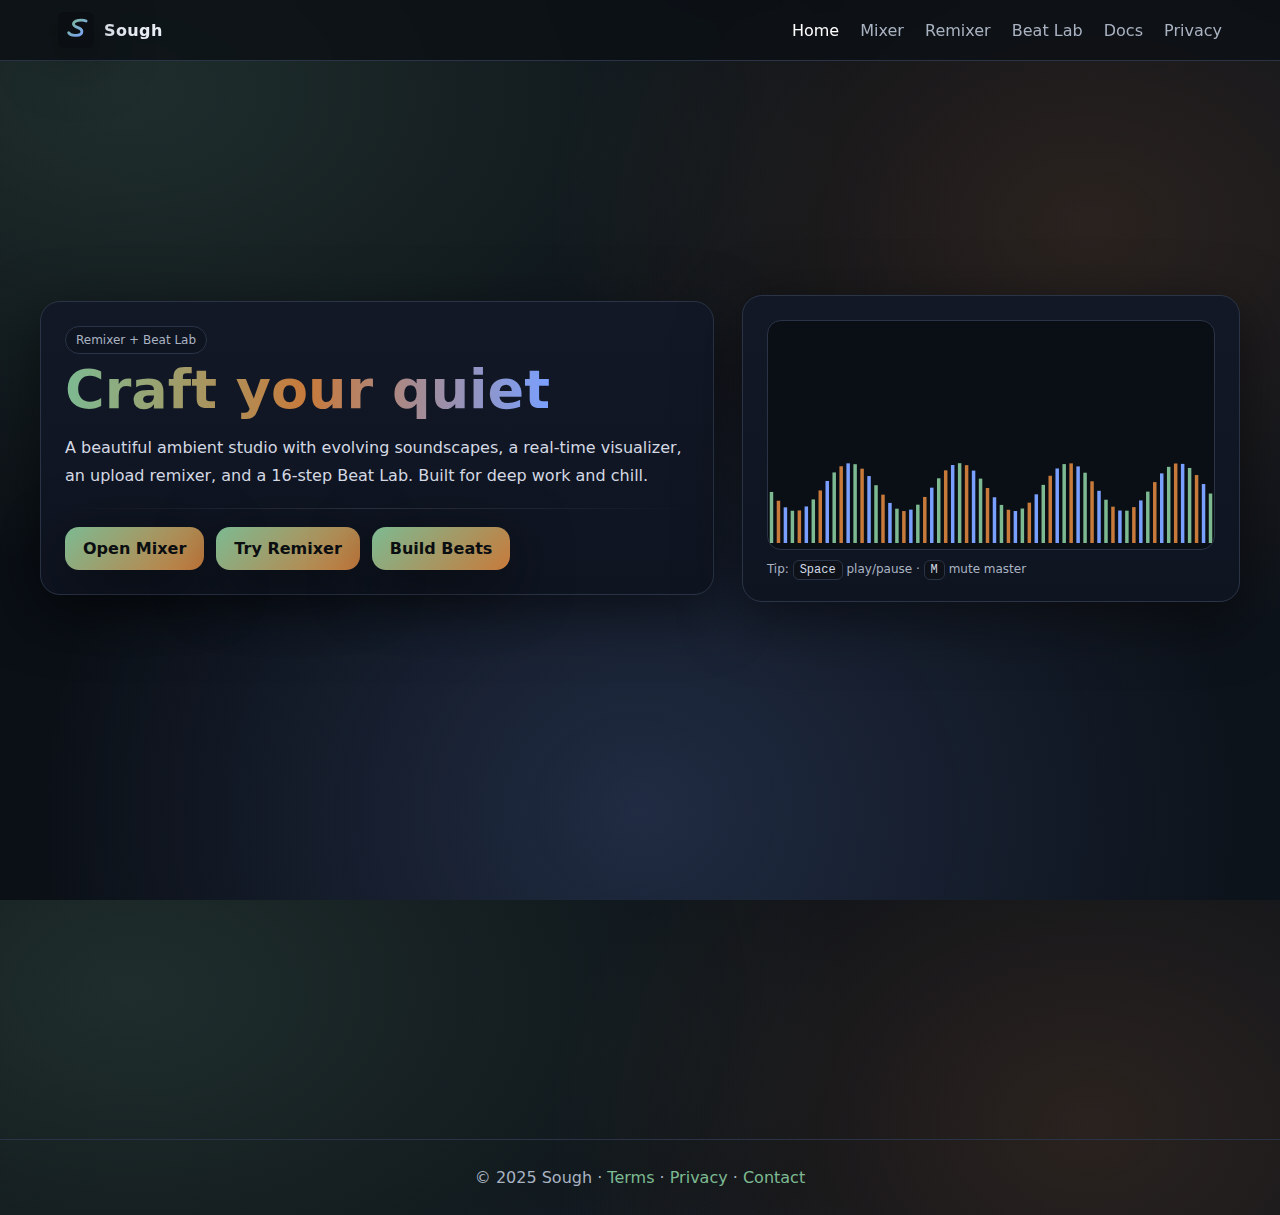
<file: index.html>
<!doctype html>
<html lang="en">
<head>
<meta charset="utf-8"/>
<meta name="viewport" content="width=device-width, initial-scale=1"/>
<title>Sough — Craft your quiet</title>
<meta name="description" content="An elegant ambient studio: evolving mixer, upload remixer, and a 16-step Beat Lab. Built for hours of focus.">
<link rel="canonical" href="https://sough.com/">
<meta property="og:title" content="Sough — Craft your quiet">
<meta property="og:description" content="Evolving ambient scenes, an upload remixer, and a Beat Lab.">
<meta property="og:image" content="https://sough.com/assets/og-image.png">
<link rel="icon" type="image/svg+xml" href="/assets/icon.svg">
<link rel="icon" href="/assets/favicon.png" sizes="any">
<link rel="apple-touch-icon" href="/assets/icon-192.png">
<link rel="manifest" href="/manifest.json">
<meta name="theme-color" content="#0b0f14">
<link rel="stylesheet" href="/css/styles.css">
</head>
<body>
<a class="skip" href="#main">Skip to content</a>
<nav class="nav" aria-label="Primary">
  <div class="wrap">
    <div class="logo">
      <img src="/assets/icon.svg" alt="Sough"><span aria-label="Sough">Sough</span>
    </div>
    <div role="navigation" aria-label="Main">
      <a href="/index.html" style="color:#fff">Home</a>
      <a href="/mixer.html">Mixer</a>
      <a href="/remixer.html">Remixer</a>
      <a href="/beatlab.html">Beat&nbsp;Lab</a>
      <a href="/docs.html">Docs</a>
      <a href="/privacy.html">Privacy</a>
    </div>
  </div>
</nav>

<main id="main">
<section class="hero" aria-labelledby="hero-title">
  <div class="inner">
    <div class="card">
      <div class="badge">Remixer + Beat&nbsp;Lab</div>
      <h1 id="hero-title" class="h1"><span class="grad">Craft your quiet</span></h1>
      <p class="p">A beautiful ambient studio with evolving soundscapes, a real-time visualizer, an upload remixer, and a 16-step Beat&nbsp;Lab. Built for deep work and chill.</p>
      <div class="hr"></div>
      <div style="display:flex;gap:12px;flex-wrap:wrap">
        <a class="btn" href="/mixer.html" aria-label="Open Mixer">Open Mixer</a>
        <a class="btn" href="/remixer.html" aria-label="Try the Remixer">Try Remixer</a>
        <a class="btn" href="/beatlab.html" aria-label="Build beats in Beat Lab">Build Beats</a>
      </div>
    </div>
    <div class="card">
      <canvas id="viz" aria-label="Audio visualizer"></canvas>
      <div class="small" style="margin-top:8px">Tip: <kbd>Space</kbd> play/pause · <kbd>M</kbd> mute master</div>
    </div>
  </div>
</section>

<section class="section">
  <div class="wrap grid grid-3">
    <div class="card tile"><h3>Feels alive</h3><p class="p">Filters, width and texture drift gently. Random events (drops, clacks, swells) keep it interesting.</p></div>
    <div class="card tile"><h3>Make it yours</h3><p class="p">Upload and remix your own audio. Adjust pitch & tempo, loop regions, add delay & reverb, then record.</p></div>
    <div class="card tile"><h3>Build grooves</h3><p class="p">Beat&nbsp;Lab’s 16-step sequencer lets you add a soft rhythm with tempo, swing, and sharable patterns.</p></div>
  </div>
</section>
</main>

<footer class="footer" role="contentinfo">© 2025 Sough ·
  <a href="/terms.html">Terms</a> · <a href="/privacy.html">Privacy</a> · <a href="/contact.html">Contact</a>
</footer>

<script src="/js/visualizer.js"></script>
</body>
</html>
</file>
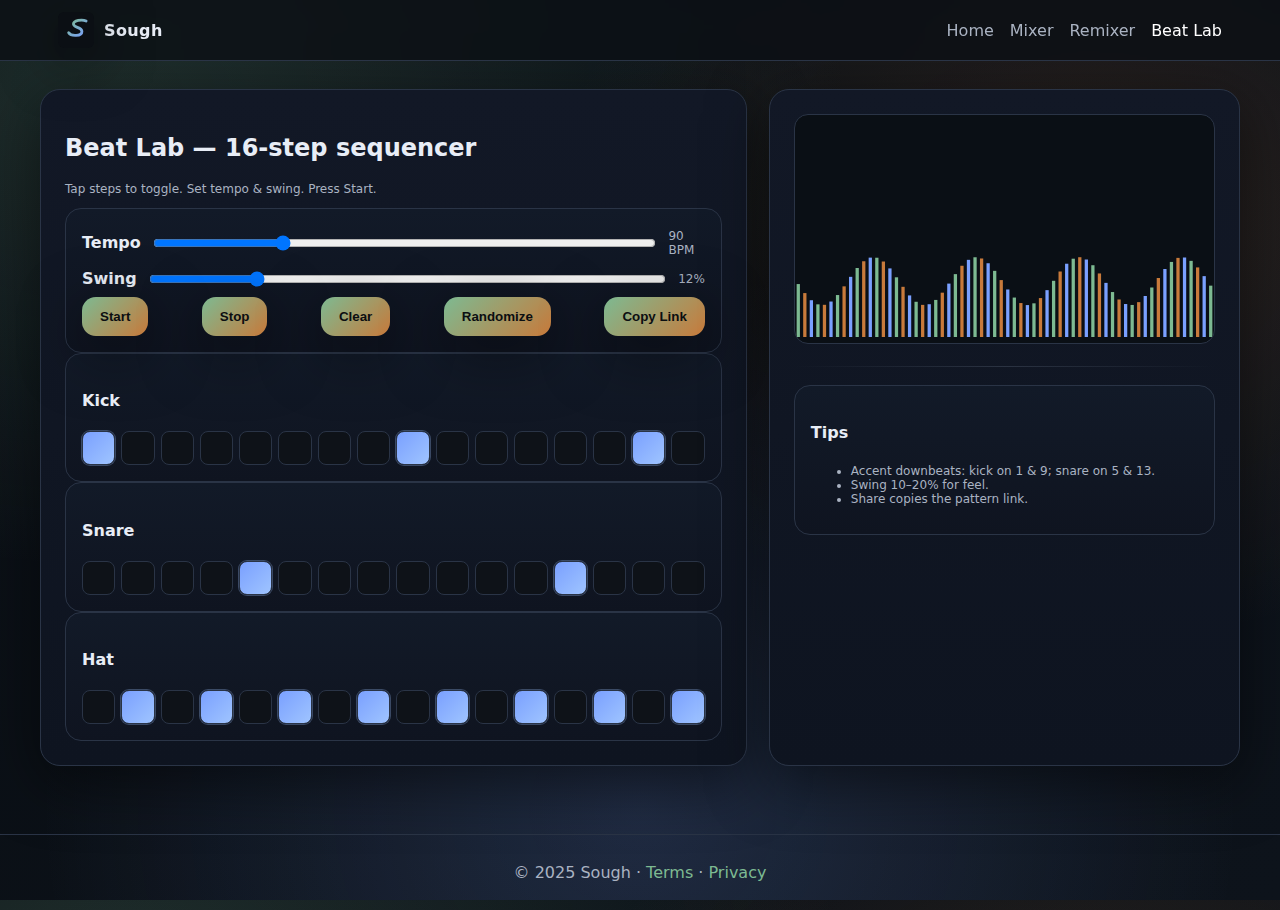
<file: beatlab.html>
<!doctype html>
<html lang="en">
<head>
<meta charset="utf-8"/><meta name="viewport" content="width=device-width, initial-scale=1"/>
<title>Beat Lab — Sough</title>
<link rel="icon" type="image/svg+xml" href="/assets/icon.svg">
<link rel="icon" href="/assets/favicon.png" sizes="any">
<link rel="apple-touch-icon" href="/assets/icon-192.png">
<link rel="manifest" href="/manifest.json"><meta name="theme-color" content="#0b0f14">
<link rel="stylesheet" href="/css/styles.css">
</head>
<body>
<a class="skip" href="#main">Skip to content</a>
<nav class="nav"><div class="wrap"><div class="logo"><img src="/assets/icon.svg" alt=""><span>Sough</span></div>
  <div><a href="/index.html">Home</a><a href="/mixer.html">Mixer</a><a href="/remixer.html">Remixer</a><a href="/beatlab.html" style="color:#fff">Beat&nbsp;Lab</a></div>
</div></nav>

<main id="main" class="section">
  <div class="wrap grid" style="grid-template-columns:1.2fr .8fr">
    <div class="card">
      <h2>Beat Lab — 16-step sequencer</h2>
      <p class="small">Tap steps to toggle. Set tempo & swing. Press Start.</p>
      <div class="panel">
        <div class="row"><strong>Tempo</strong><input type="range" id="bpm" min="60" max="180" step="1" value="90"><span class="small" id="bpmv">90 BPM</span></div>
        <div class="row"><strong>Swing</strong><input type="range" id="swing" min="0" max="0.6" step="0.01" value="0.12"><span class="small" id="swingv">12%</span></div>
        <div class="row" style="gap:8px;flex-wrap:wrap">
          <button class="btn" id="start">Start</button>
          <button class="btn" id="stop">Stop</button>
          <button class="btn" id="clear">Clear</button>
          <button class="btn" id="rand">Randomize</button>
          <button class="btn" id="share">Copy Link</button>
        </div>
      </div>
      <div class="panel"><h4>Kick</h4><div class="grid16" id="kick"></div></div>
      <div class="panel"><h4>Snare</h4><div class="grid16" id="snare"></div></div>
      <div class="panel"><h4>Hat</h4><div class="grid16" id="hat"></div></div>
    </div>
    <div class="card">
      <canvas id="viz"></canvas>
      <div class="hr"></div>
      <div class="panel">
        <h4>Tips</h4>
        <ul class="small">
          <li>Accent downbeats: kick on 1 & 9; snare on 5 & 13.</li>
          <li>Swing 10–20% for feel.</li>
          <li>Share copies the pattern link.</li>
        </ul>
      </div>
    </div>
  </div>
</main>

<footer class="footer">© 2025 Sough · <a href="/terms.html">Terms</a> · <a href="/privacy.html">Privacy</a></footer>
<script src="/js/visualizer.js"></script>
<script src="/js/beatlab.js"></script>
</body>
</html>
</file>
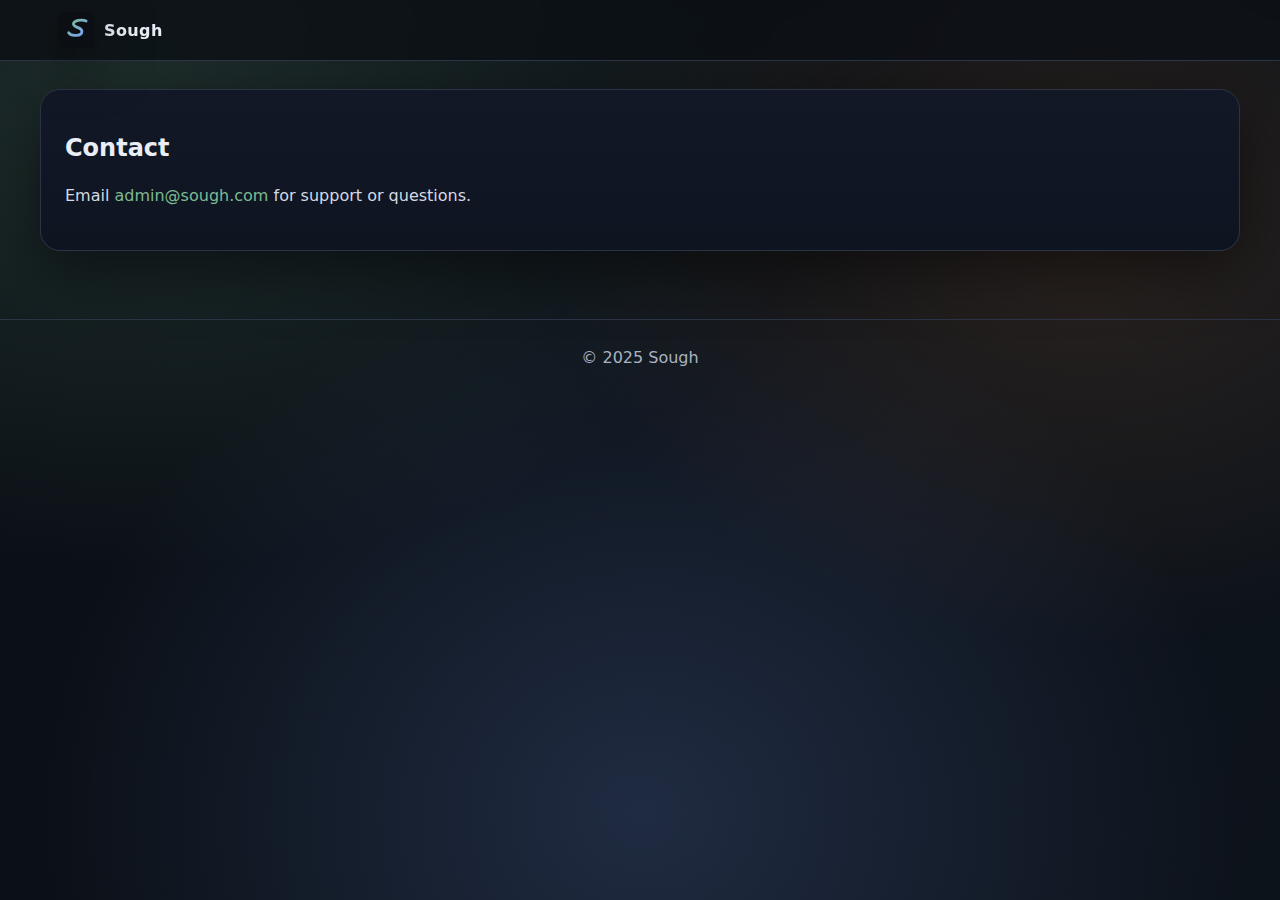
<file: contact.html>
<!doctype html>
<html lang="en">
<head>
<meta charset="utf-8"/><meta name="viewport" content="width=device-width, initial-scale=1"/>
<title>Contact — Sough</title>
<link rel="icon" type="image/svg+xml" href="/assets/icon.svg">
<link rel="icon" href="/assets/favicon.png" sizes="any">
<link rel="apple-touch-icon" href="/assets/icon-192.png">
<link rel="manifest" href="/manifest.json"><meta name="theme-color" content="#0b0f14">
<link rel="stylesheet" href="/css/styles.css">
</head>
<body>
<nav class="nav"><div class="wrap"><div class="logo"><img src="/assets/icon.svg" alt=""><span>Sough</span></div></div></nav>
<main id="main" class="section"><div class="wrap card">
<h2>Contact</h2>
<p class="p">Email <a href="mailto:admin@sough.com">admin@sough.com</a> for support or questions.</p>
</div></main>
<footer class="footer">© 2025 Sough</footer>
</body>
</html>
</file>
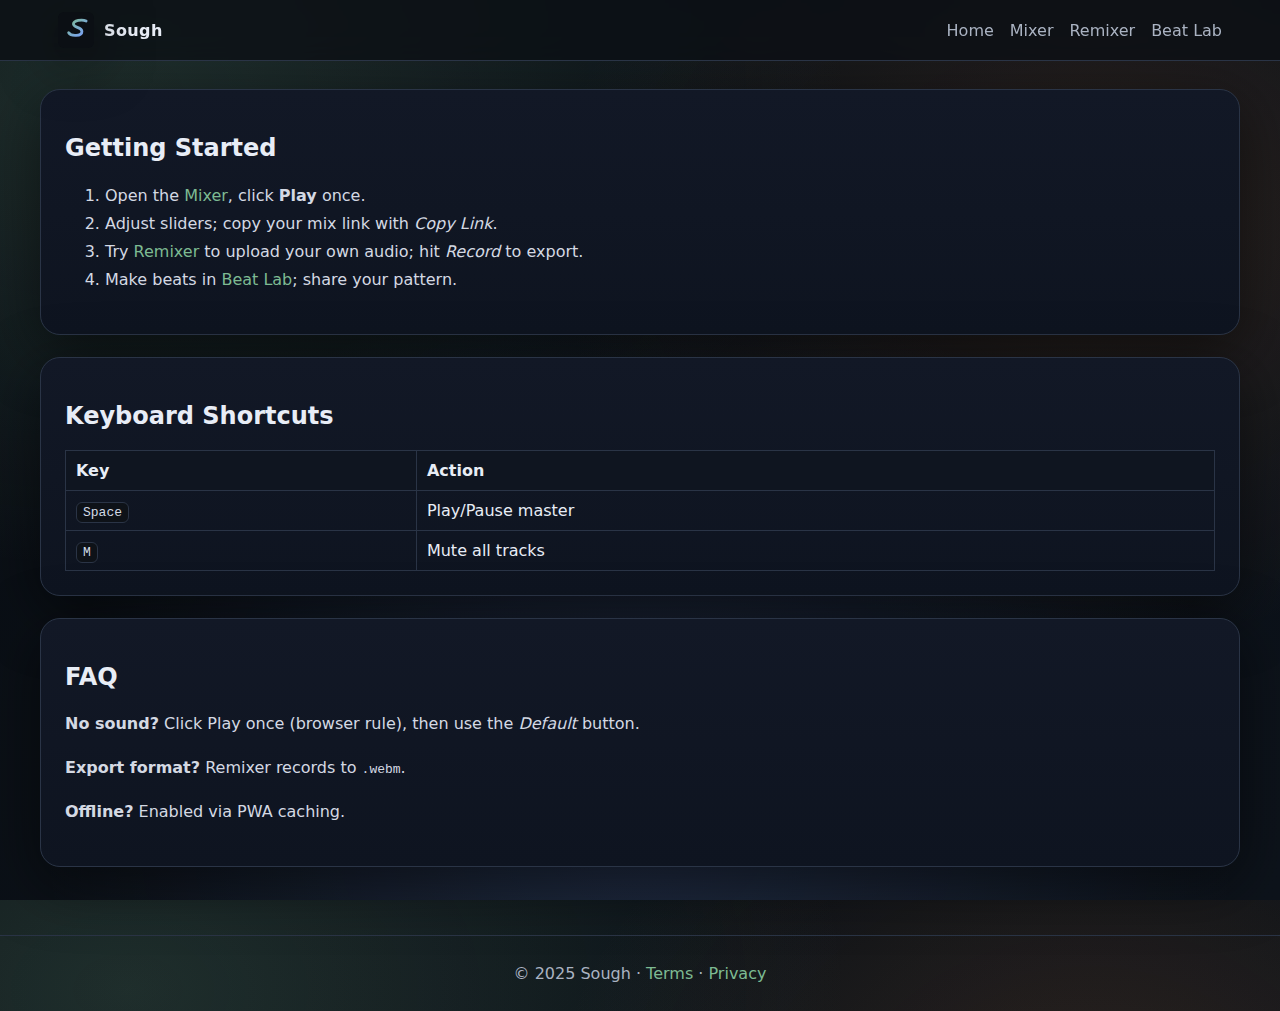
<file: docs.html>
<!doctype html>
<html lang="en">
<head>
<meta charset="utf-8"/><meta name="viewport" content="width=device-width, initial-scale=1"/>
<title>Docs — Sough</title>
<link rel="icon" type="image/svg+xml" href="/assets/icon.svg">
<link rel="icon" href="/assets/favicon.png" sizes="any">
<link rel="apple-touch-icon" href="/assets/icon-192.png">
<link rel="manifest" href="/manifest.json"><meta name="theme-color" content="#0b0f14">
<link rel="stylesheet" href="/css/styles.css">
</head>
<body>
<nav class="nav"><div class="wrap"><div class="logo"><img src="/assets/icon.svg" alt=""><span>Sough</span></div>
  <div><a href="/index.html">Home</a><a href="/mixer.html">Mixer</a><a href="/remixer.html">Remixer</a><a href="/beatlab.html">Beat&nbsp;Lab</a></div>
</div></nav>

<main id="main" class="section">
  <div class="wrap grid">
    <div class="card">
      <h2>Getting Started</h2>
      <ol class="p">
        <li>Open the <a href="/mixer.html">Mixer</a>, click <strong>Play</strong> once.</li>
        <li>Adjust sliders; copy your mix link with <em>Copy Link</em>.</li>
        <li>Try <a href="/remixer.html">Remixer</a> to upload your own audio; hit <em>Record</em> to export.</li>
        <li>Make beats in <a href="/beatlab.html">Beat&nbsp;Lab</a>; share your pattern.</li>
      </ol>
    </div>
    <div class="card">
      <h2>Keyboard Shortcuts</h2>
      <table class="table">
        <tr><th>Key</th><th>Action</th></tr>
        <tr><td><kbd>Space</kbd></td><td>Play/Pause master</td></tr>
        <tr><td><kbd>M</kbd></td><td>Mute all tracks</td></tr>
      </table>
    </div>
    <div class="card">
      <h2>FAQ</h2>
      <p class="p"><strong>No sound?</strong> Click Play once (browser rule), then use the <em>Default</em> button.</p>
      <p class="p"><strong>Export format?</strong> Remixer records to <code>.webm</code>.</p>
      <p class="p"><strong>Offline?</strong> Enabled via PWA caching.</p>
    </div>
  </div>
</main>

<footer class="footer">© 2025 Sough · <a href="/terms.html">Terms</a> · <a href="/privacy.html">Privacy</a></footer>
</body>
</html>
</file>
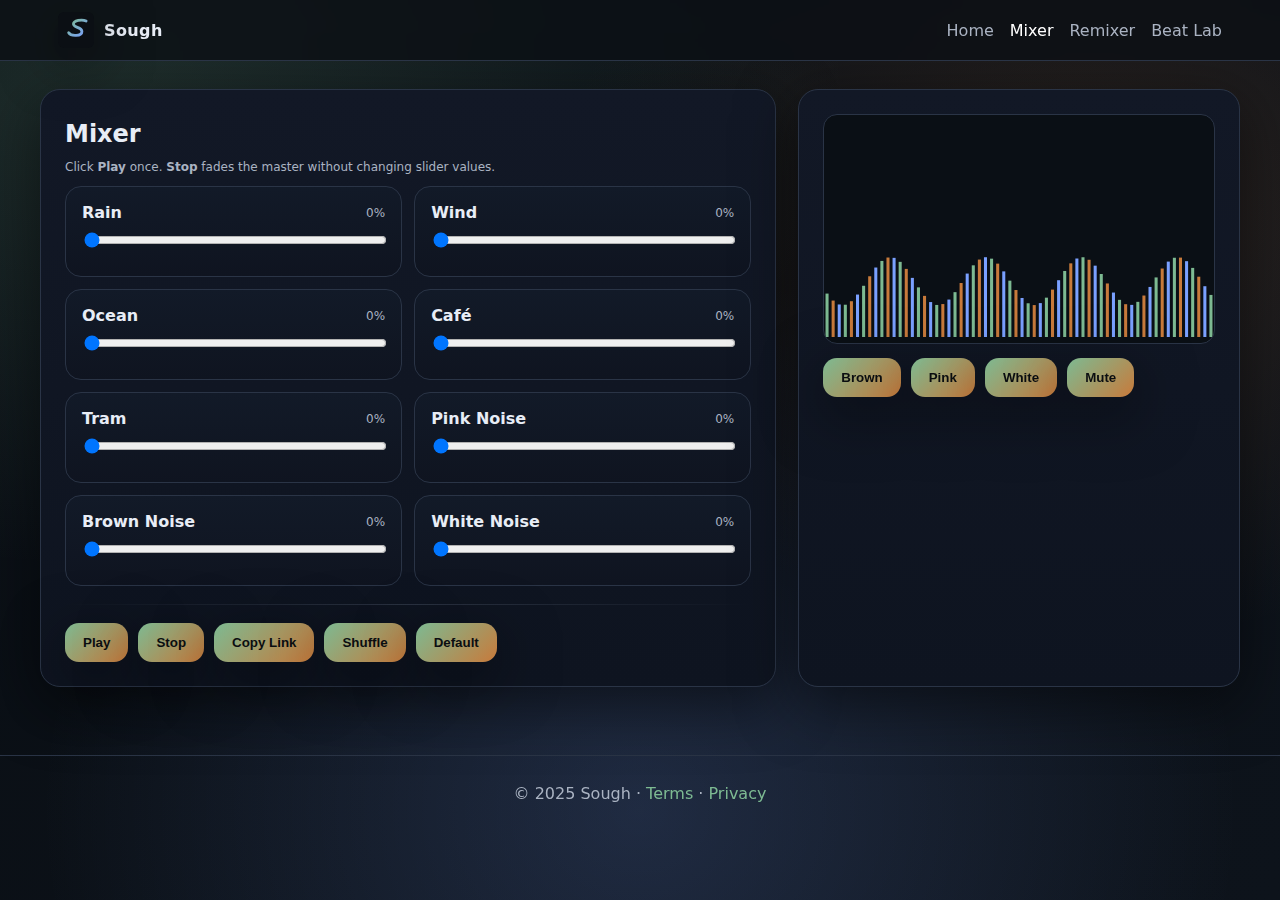
<file: mixer.html>
<!doctype html>
<html lang="en">
<head>
<meta charset="utf-8"/><meta name="viewport" content="width=device-width, initial-scale=1"/>
<title>Mixer — Sough</title>
<link rel="icon" type="image/svg+xml" href="/assets/icon.svg">
<link rel="icon" href="/assets/favicon.png" sizes="any">
<link rel="apple-touch-icon" href="/assets/icon-192.png">
<link rel="manifest" href="/manifest.json"><meta name="theme-color" content="#0b0f14">
<link rel="stylesheet" href="/css/styles.css">
</head>
<body>
<a class="skip" href="#main">Skip to content</a>
<nav class="nav"><div class="wrap"><div class="logo"><img src="/assets/icon.svg" alt=""><span>Sough</span></div>
  <div><a href="/index.html">Home</a><a href="/mixer.html" style="color:#fff">Mixer</a><a href="/remixer.html">Remixer</a><a href="/beatlab.html">Beat&nbsp;Lab</a></div>
</div></nav>

<main id="main" class="section">
  <div class="wrap grid" style="grid-template-columns:1.25fr .75fr">
    <div class="card">
      <h2 style="margin:6px 0 2px">Mixer</h2>
      <p class="small">Click <strong>Play</strong> once. <strong>Stop</strong> fades the master without changing slider values.</p>
      <div id="mixer"></div>
      <div class="hr"></div>
      <div style="display:flex;gap:10px;flex-wrap:wrap">
        <button class="btn" id="play">Play</button>
        <button class="btn" id="stop">Stop</button>
        <button class="btn" id="save">Copy Link</button>
        <button class="btn" id="random">Shuffle</button>
        <button class="btn" id="default">Default</button>
      </div>
    </div>
    <div class="card">
      <canvas id="viz"></canvas>
      <div style="display:flex;gap:10px;margin-top:10px;flex-wrap:wrap">
        <button class="btn" id="brown">Brown</button>
        <button class="btn" id="pink">Pink</button>
        <button class="btn" id="white">White</button>
        <button class="btn" id="mute">Mute</button>
      </div>
    </div>
  </div>
</main>

<footer class="footer">© 2025 Sough · <a href="/terms.html">Terms</a> · <a href="/privacy.html">Privacy</a></footer>
<script src="/js/visualizer.js"></script>
<script src="/js/audio.js"></script>
</body>
</html>
</file>
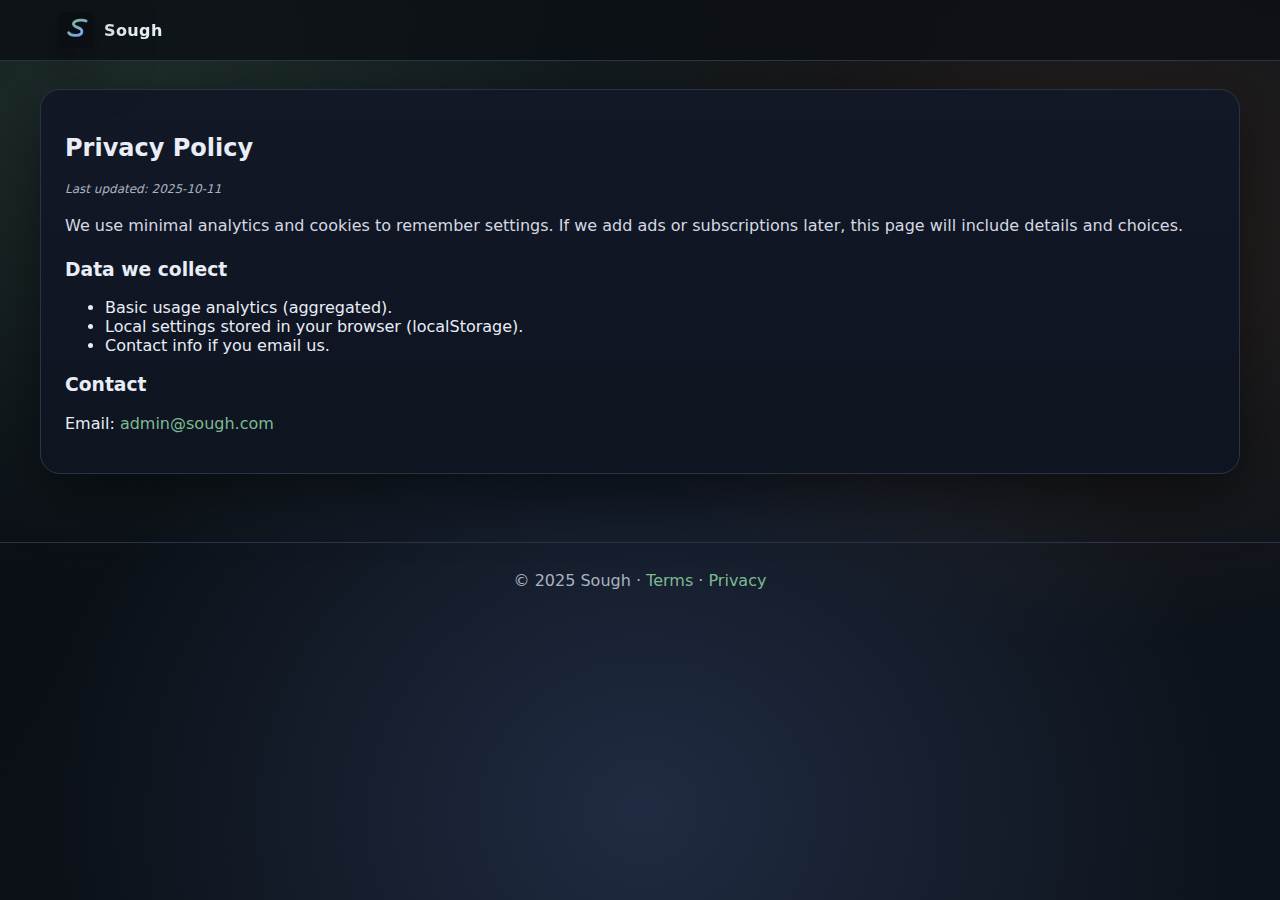
<file: privacy.html>
<!doctype html>
<html lang="en">
<head>
<meta charset="utf-8"/><meta name="viewport" content="width=device-width, initial-scale=1"/>
<title>Privacy — Sough</title>
<link rel="icon" type="image/svg+xml" href="/assets/icon.svg">
<link rel="icon" href="/assets/favicon.png" sizes="any">
<link rel="apple-touch-icon" href="/assets/icon-192.png">
<link rel="manifest" href="/manifest.json"><meta name="theme-color" content="#0b0f14">
<link rel="stylesheet" href="/css/styles.css">
</head>
<body>
<nav class="nav"><div class="wrap"><div class="logo"><img src="/assets/icon.svg" alt=""><span>Sough</span></div></div></nav>

<main id="main" class="section"><div class="wrap card">
<h2>Privacy Policy</h2>
<p class="small"><em>Last updated: 2025-10-11</em></p>
<p class="p">We use minimal analytics and cookies to remember settings. If we add ads or subscriptions later, this page will include details and choices.</p>
<h3>Data we collect</h3>
<ul>
  <li>Basic usage analytics (aggregated).</li>
  <li>Local settings stored in your browser (localStorage).</li>
  <li>Contact info if you email us.</li>
</ul>
<h3>Contact</h3>
<p>Email: <a href="mailto:admin@sough.com">admin@sough.com</a></p>
</div></main>

<footer class="footer">© 2025 Sough · <a href="/terms.html">Terms</a> · <a href="/privacy.html">Privacy</a></footer>
</body>
</html>
</file>
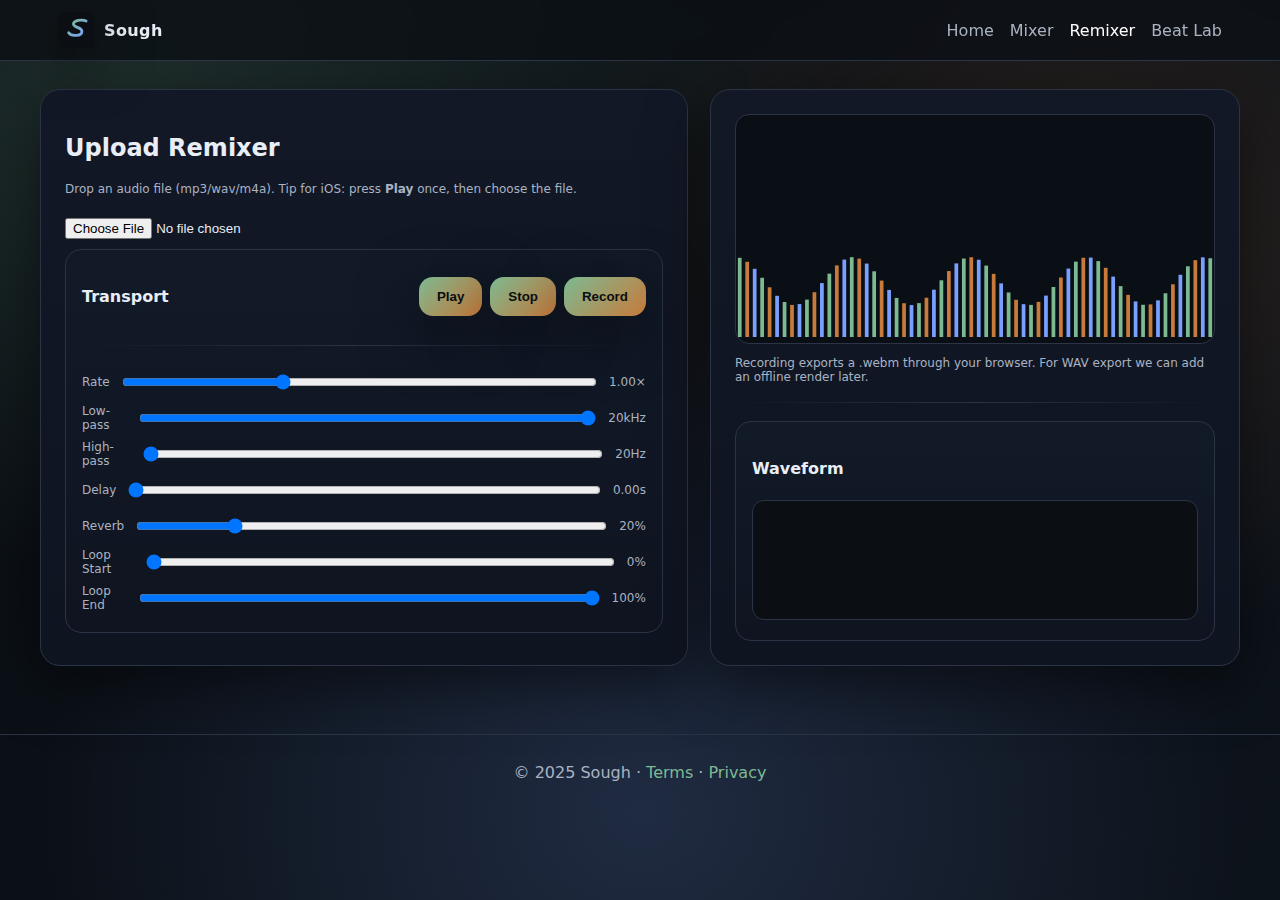
<file: remixer.html>
<!doctype html>
<html lang="en">
<head>
<meta charset="utf-8"/><meta name="viewport" content="width=device-width, initial-scale=1"/>
<title>Remixer — Sough</title>
<link rel="icon" type="image/svg+xml" href="/assets/icon.svg">
<link rel="icon" href="/assets/favicon.png" sizes="any">
<link rel="apple-touch-icon" href="/assets/icon-192.png">
<link rel="manifest" href="/manifest.json"><meta name="theme-color" content="#0b0f14">
<link rel="stylesheet" href="/css/styles.css">
</head>
<body>
<a class="skip" href="#main">Skip to content</a>
<nav class="nav"><div class="wrap"><div class="logo"><img src="/assets/icon.svg" alt=""><span>Sough</span></div>
  <div><a href="/index.html">Home</a><a href="/mixer.html">Mixer</a><a href="/remixer.html" style="color:#fff">Remixer</a><a href="/beatlab.html">Beat&nbsp;Lab</a></div>
</div></nav>

<main id="main" class="section">
  <div class="wrap grid" style="grid-template-columns:1.1fr .9fr">
    <div class="card">
      <h2>Upload Remixer</h2>
      <p class="small">Drop an audio file (mp3/wav/m4a). Tip for iOS: press <strong>Play</strong> once, then choose the file.</p>
      <input id="file" type="file" accept="audio/*" style="margin:10px 0"/>
      <div class="panel">
        <div class="row"><h4>Transport</h4>
          <div style="display:flex;gap:8px;flex-wrap:wrap">
            <button class="btn" id="r-play">Play</button>
            <button class="btn" id="r-stop">Stop</button>
            <button class="btn" id="r-rec">Record</button>
            <a id="r-dl" class="btn" href="#" download="sough-remix.webm" style="display:none">Download</a>
          </div>
        </div>
        <div class="hr"></div>
        <div class="row"><label class="small">Rate</label><input type="range" id="r-rate" min="0.5" max="2" step="0.01" value="1"/><span class="small" id="r-rate-val">1.00×</span></div>
        <div class="row"><label class="small">Low-pass</label><input type="range" id="r-lp" min="200" max="20000" step="1" value="20000"/><span class="small" id="r-lp-val">20kHz</span></div>
        <div class="row"><label class="small">High-pass</label><input type="range" id="r-hp" min="20" max="2000" step="1" value="20"/><span class="small" id="r-hp-val">20Hz</span></div>
        <div class="row"><label class="small">Delay</label><input type="range" id="r-delay" min="0" max="0.8" step="0.01" value="0"/><span class="small" id="r-delay-val">0.00s</span></div>
        <div class="row"><label class="small">Reverb</label><input type="range" id="r-rev" min="0" max="1" step="0.01" value="0.2"/><span class="small" id="r-rev-val">20%</span></div>
        <div class="row"><label class="small">Loop Start</label><input type="range" id="r-lstart" min="0" max="1" step="0.001" value="0"/><span class="small" id="r-lstart-val">0%</span></div>
        <div class="row"><label class="small">Loop End</label><input type="range" id="r-lend" min="0" max="1" step="0.001" value="1"/><span class="small" id="r-lend-val">100%</span></div>
      </div>
    </div>
    <div class="card">
      <canvas id="viz"></canvas>
      <div class="small" style="margin-top:8px">Recording exports a .webm through your browser. For WAV export we can add an offline render later.</div>
      <div class="hr"></div>
      <div class="panel">
        <h4>Waveform</h4>
        <canvas id="wave" style="width:100%;height:120px;background:#0b0f14;border:1px solid var(--ring);border-radius:12px"></canvas>
      </div>
    </div>
  </div>
</main>

<footer class="footer">© 2025 Sough · <a href="/terms.html">Terms</a> · <a href="/privacy.html">Privacy</a></footer>
<script src="/js/visualizer.js"></script>
<script src="/js/remixer.js"></script>
</body>
</html>
</file>
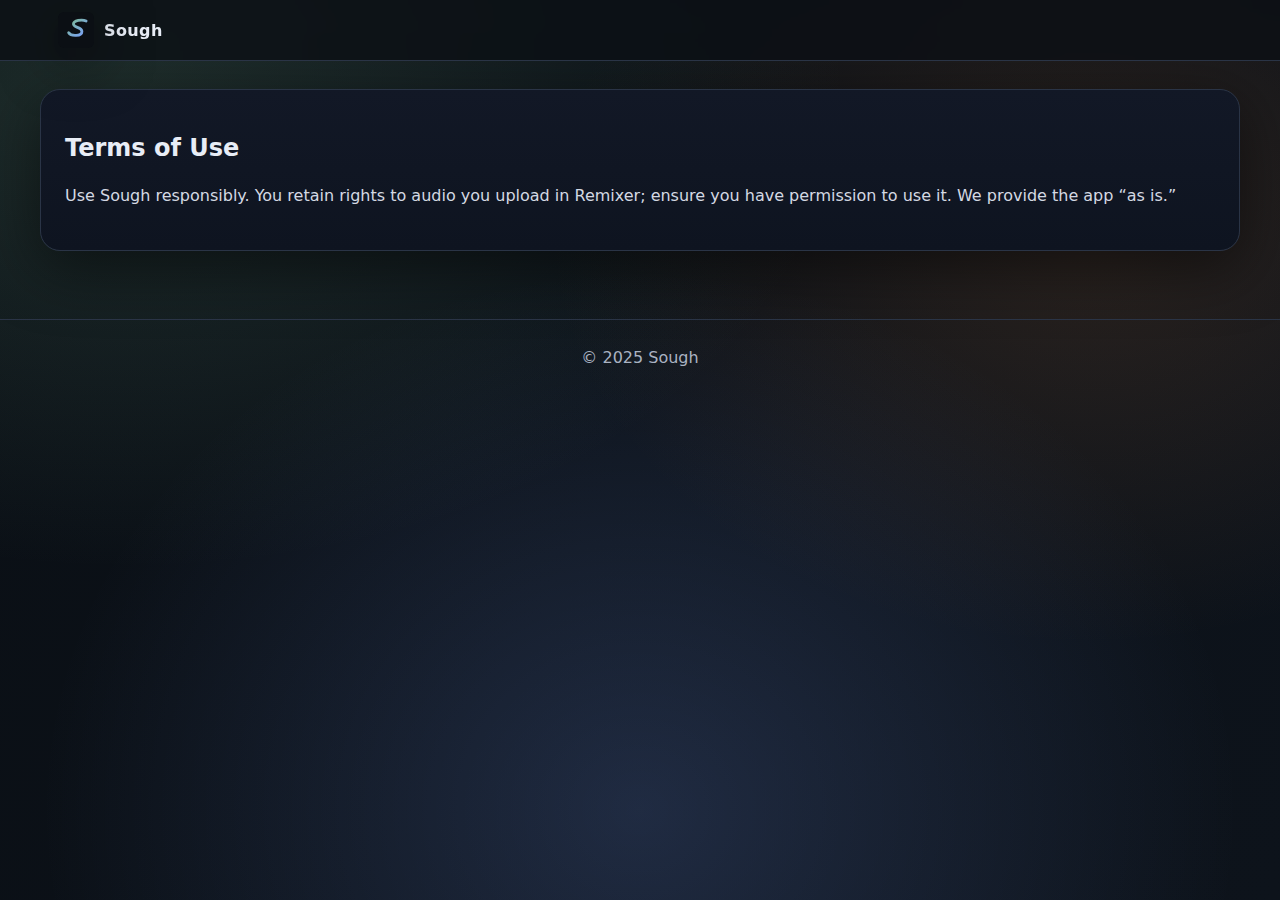
<file: terms.html>
<!doctype html>
<html lang="en">
<head>
<meta charset="utf-8"/><meta name="viewport" content="width=device-width, initial-scale=1"/>
<title>Terms — Sough</title>
<link rel="icon" type="image/svg+xml" href="/assets/icon.svg">
<link rel="icon" href="/assets/favicon.png" sizes="any">
<link rel="apple-touch-icon" href="/assets/icon-192.png">
<link rel="manifest" href="/manifest.json"><meta name="theme-color" content="#0b0f14">
<link rel="stylesheet" href="/css/styles.css">
</head>
<body>
<nav class="nav"><div class="wrap"><div class="logo"><img src="/assets/icon.svg" alt=""><span>Sough</span></div></div></nav>
<main id="main" class="section"><div class="wrap card">
<h2>Terms of Use</h2>
<p class="p">Use Sough responsibly. You retain rights to audio you upload in Remixer; ensure you have permission to use it. We provide the app “as is.”</p>
</div></main>
<footer class="footer">© 2025 Sough</footer>
</body>
</html>
</file>
<file: css/styles.css>
:root{
  --bg:#0a0f15; --bg2:#0d131b; --card:#121826; --card2:#0e1420;
  --text:#e8edf6; --muted:#aab3c2; --sage:#7DBA92; --copper:#C87A3B; --blue:#7aa0ff;
  --ring:#2a3446; --shadow:0 16px 60px rgba(0,0,0,.5);
}
*{box-sizing:border-box}
html,body{height:100%}
body{
  margin:0; font-family:Inter, ui-sans-serif, system-ui, -apple-system, Segoe UI, Roboto, Arial, Helvetica, sans-serif;
  background:
    radial-gradient(1200px 800px at 10% 10%, rgba(125,186,146,.18), transparent 60%),
    radial-gradient(900px 700px at 85% 25%, rgba(200,122,59,.16), transparent 60%),
    radial-gradient(1000px 900px at 50% 90%, rgba(122,160,255,.18), transparent 60%),
    linear-gradient(120deg,var(--bg),var(--bg2));
  color:var(--text); overflow-x:hidden;
}
a{color:var(--sage);text-decoration:none}
a:focus-visible, button:focus-visible, input:focus-visible{ outline:2px solid var(--blue); outline-offset:2px; border-radius:10px }
.skip{position:absolute;left:-9999px;top:auto;width:1px;height:1px;overflow:hidden}
.skip:focus{left:16px;top:16px;width:auto;height:auto;padding:8px 12px;background:#0e1420;border:1px solid var(--ring);border-radius:10px;z-index:1000}
.nav{position:sticky;top:0;z-index:60;background:rgba(10,14,20,.76);backdrop-filter:blur(10px);border-bottom:1px solid var(--ring)}
.nav .wrap{display:flex;align-items:center;justify-content:space-between;padding:12px 18px;max-width:1200px;margin:0 auto}
.logo{display:flex;gap:10px;align-items:center}
.logo img{width:36px;height:36px;filter:drop-shadow(0 10px 28px rgba(0,0,0,.55))}
.logo span{font-weight:900;letter-spacing:.4px}
.nav a{color:var(--muted);margin-left:16px}
.nav a:hover{color:#fff}
.btn{
  background:linear-gradient(135deg,var(--sage),var(--copper));
  color:#0B0E11;padding:12px 18px;border:none;border-radius:14px;
  font-weight:800;cursor:pointer;box-shadow:var(--shadow);
  transition:transform .08s ease, filter .18s
}
.btn:hover{filter:brightness(1.07)}
.btn:active{transform:translateY(1px)}
.badge{display:inline-flex;gap:6px;align-items:center;background:#0e1420;border:1px solid var(--ring);color:var(--muted);padding:6px 10px;border-radius:999px;font-size:12px}
.hero{min-height:86vh;display:grid;place-items:center;padding:24px;position:relative;overflow:hidden}
.hero .inner{max-width:1200px;width:100%;display:grid;grid-template-columns:1.15fr .85fr;gap:28px;align-items:center}
@media(max-width:900px){.hero .inner{grid-template-columns:1fr}}
.card{background:linear-gradient(180deg,var(--card),var(--card2));border:1px solid var(--ring);border-radius:20px;padding:24px;box-shadow:var(--shadow)}
.h1{font-size:54px;margin:8px 0 10px;line-height:1.02}
.h1 .grad{background:linear-gradient(90deg,var(--sage),var(--copper),var(--blue));-webkit-background-clip:text;background-clip:text;color:transparent}
.p{color:#d4d9e3;line-height:1.75}
.section{padding:28px}
.wrap{max-width:1200px;margin:0 auto}
.grid{display:grid;gap:22px}
.grid-3{grid-template-columns:repeat(1,minmax(0,1fr))}
@media(min-width:940px){.grid-3{grid-template-columns:repeat(3,1fr)}}
.tile{transform:translateY(14px) scale(.985);opacity:0;transition:all .7s cubic-bezier(.2,.8,.2,1)}
.tile.show{transform:none;opacity:1}
.tile:hover{transform:translateY(-2px) scale(1.005)}
#viz{width:100%;height:230px;background:#0a0f15;border-radius:14px;border:1px solid var(--ring)}
.panel{padding:16px;border:1px solid var(--ring);border-radius:16px;background:linear-gradient(180deg,#121a28,#0f1420)}
.panel .row{display:flex;align-items:center;justify-content:space-between;gap:10px}
.panel input[type=range]{width:100%; height:32px;}
.small{font-size:12px;color:var(--muted)}
kbd{background:#0e1218;border:1px solid var(--ring);border-radius:6px;padding:2px 6px;color:#d2dae6}
.footer{color:var(--muted);padding:28px;text-align:center;border-top:1px solid var(--ring);margin-top:40px}
.hr{height:1px;background:linear-gradient(90deg,transparent,#2b3342,transparent);margin:18px 0}
.table{width:100%;border-collapse:collapse}
.table th,.table td{border:1px solid var(--ring);padding:10px;text-align:left}
.table th{background:#0f1520}
.grid16{display:grid;grid-template-columns:repeat(16,1fr);gap:6px;margin-top:8px}
.step{height:34px;border-radius:8px;border:1px solid var(--ring);background:#0e1218;cursor:pointer;transition:transform .08s ease}
.step.on{background:linear-gradient(135deg,var(--blue),#9fc4ff); box-shadow:0 0 0 1px rgba(159,196,255,.3)}
.step:hover{transform:translateY(-2px)}
@media(max-width:600px){
  .btn{width:100%;text-align:center}
  .panel .row{flex-wrap:wrap}
}
</file>
